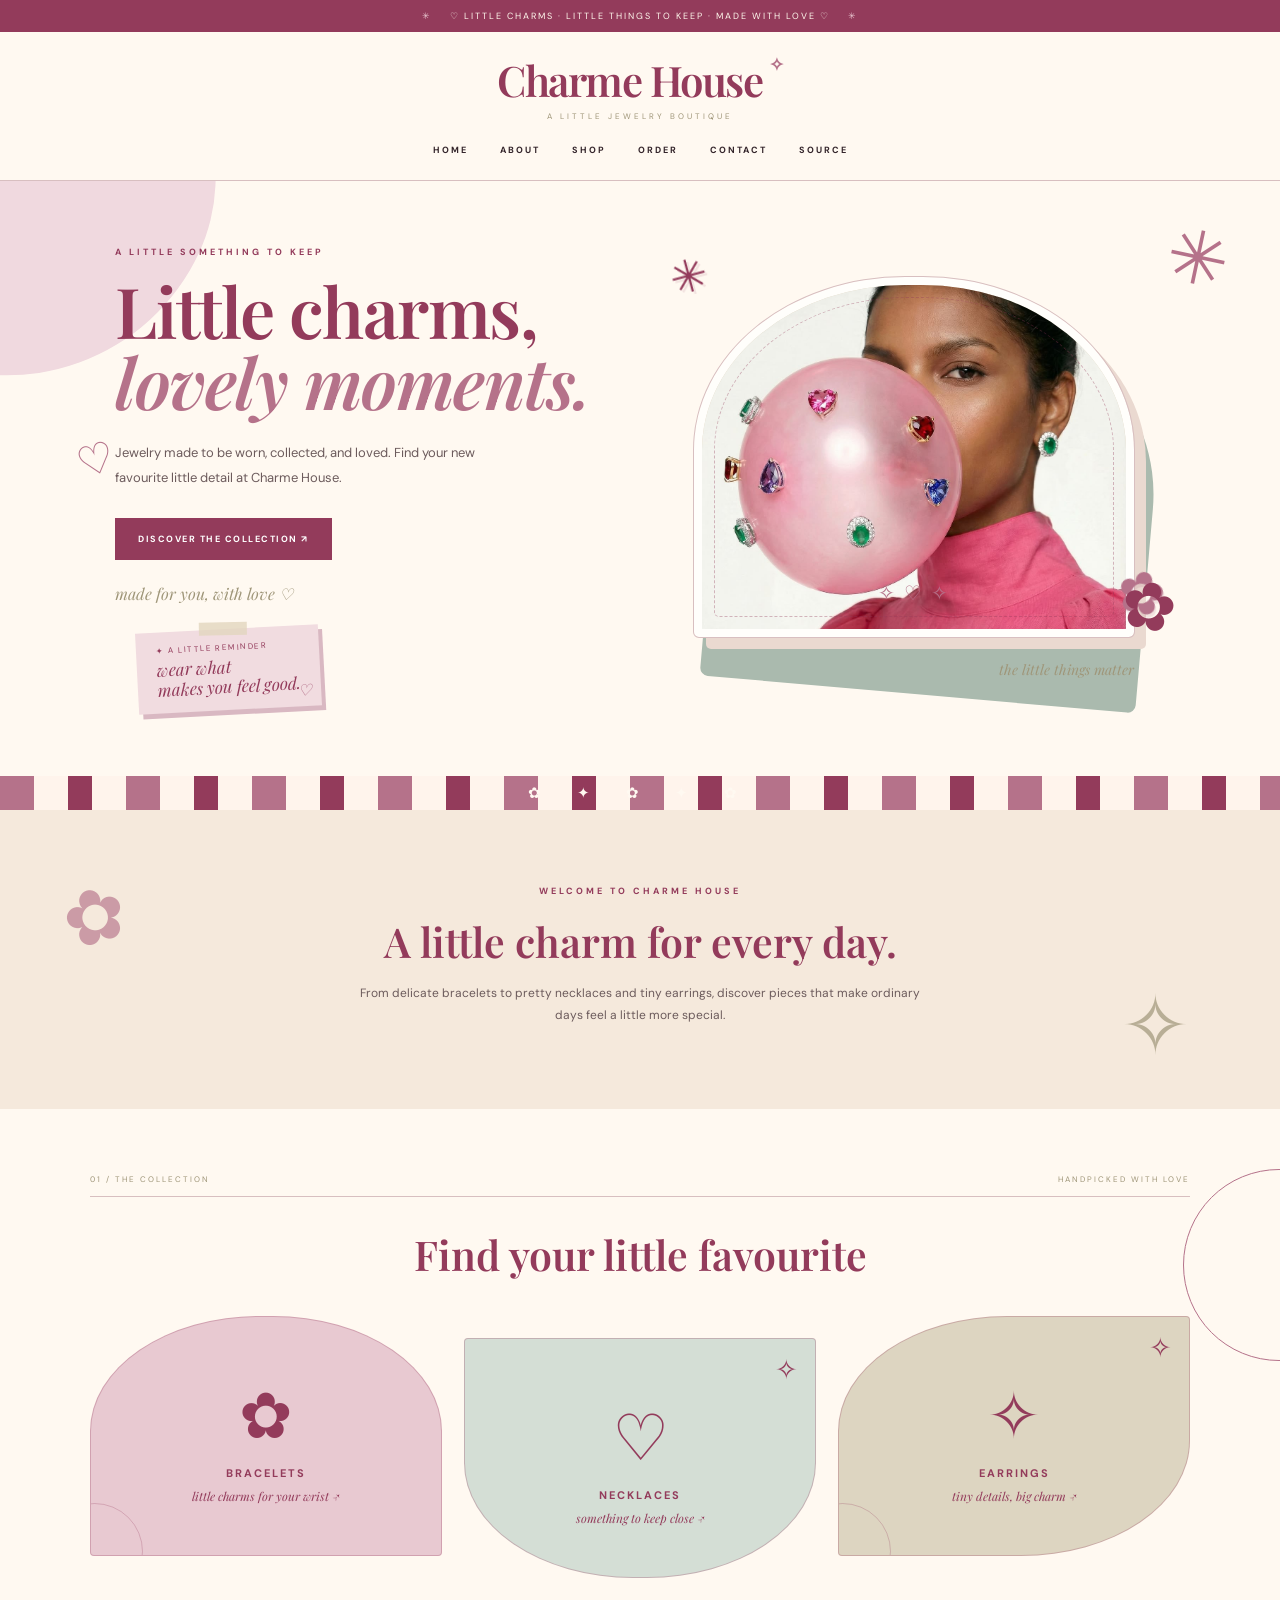
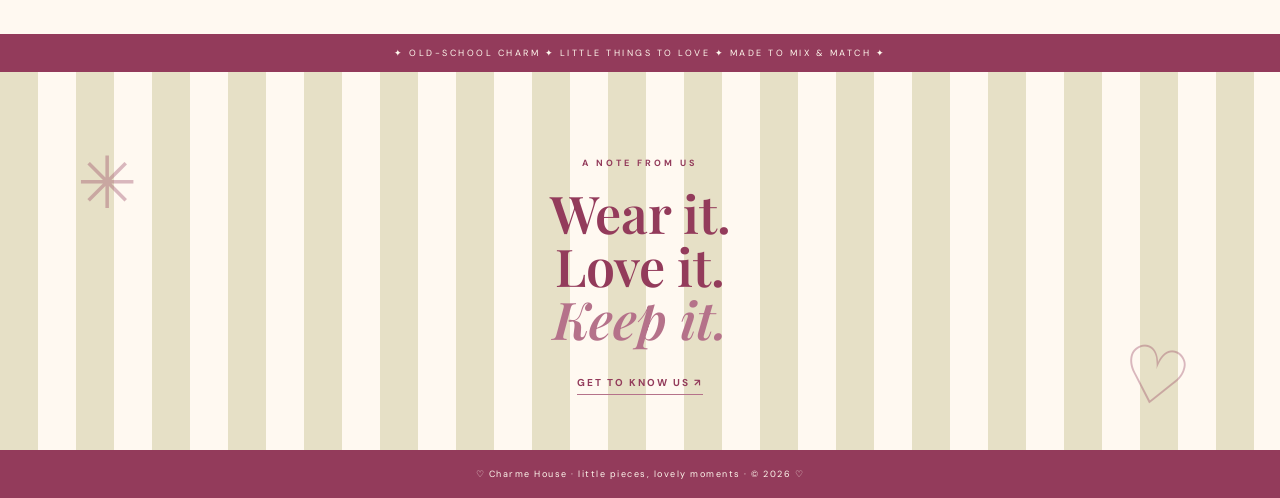
<file: index.html>
<!DOCTYPE html>
<html lang="id">
<head>
  <meta charset="UTF-8">
  <meta name="viewport" content="width=device-width, initial-scale=1.0">
  <title>Charme House — Little Things to Keep</title>
  <link rel="stylesheet" href="style.css">
</head>
<body>
  <div class="announcement">♡ LITTLE CHARMS · LITTLE THINGS TO KEEP · MADE WITH LOVE ♡</div>

  <header class="main-header">
    <a class="brand" href="home.html" target="content">Charme House</a>
    <p class="brand-note">A LITTLE JEWELRY BOUTIQUE</p>
    <nav>
      <a href="home.html" target="content">HOME</a>
      <a href="profil.html" target="content">ABOUT</a>
      <a href="products.html" target="content">SHOP</a>
      <a href="order.html" target="content">ORDER</a>
      <a href="kontak.html" target="content">CONTACT</a>
      <a href="source.html" target="content">SOURCE</a>
    </nav>
  </header>

  <main class="frame-wrap">
    <iframe src="home.html" name="content" title="Charme House pages" onload="this.style.height=this.contentDocument.documentElement.scrollHeight+'px'"></iframe>
  </main>

  <footer class="site-footer">♡ Charme House · little pieces, lovely moments · © 2026 ♡</footer>
</body>
</html>
</file>
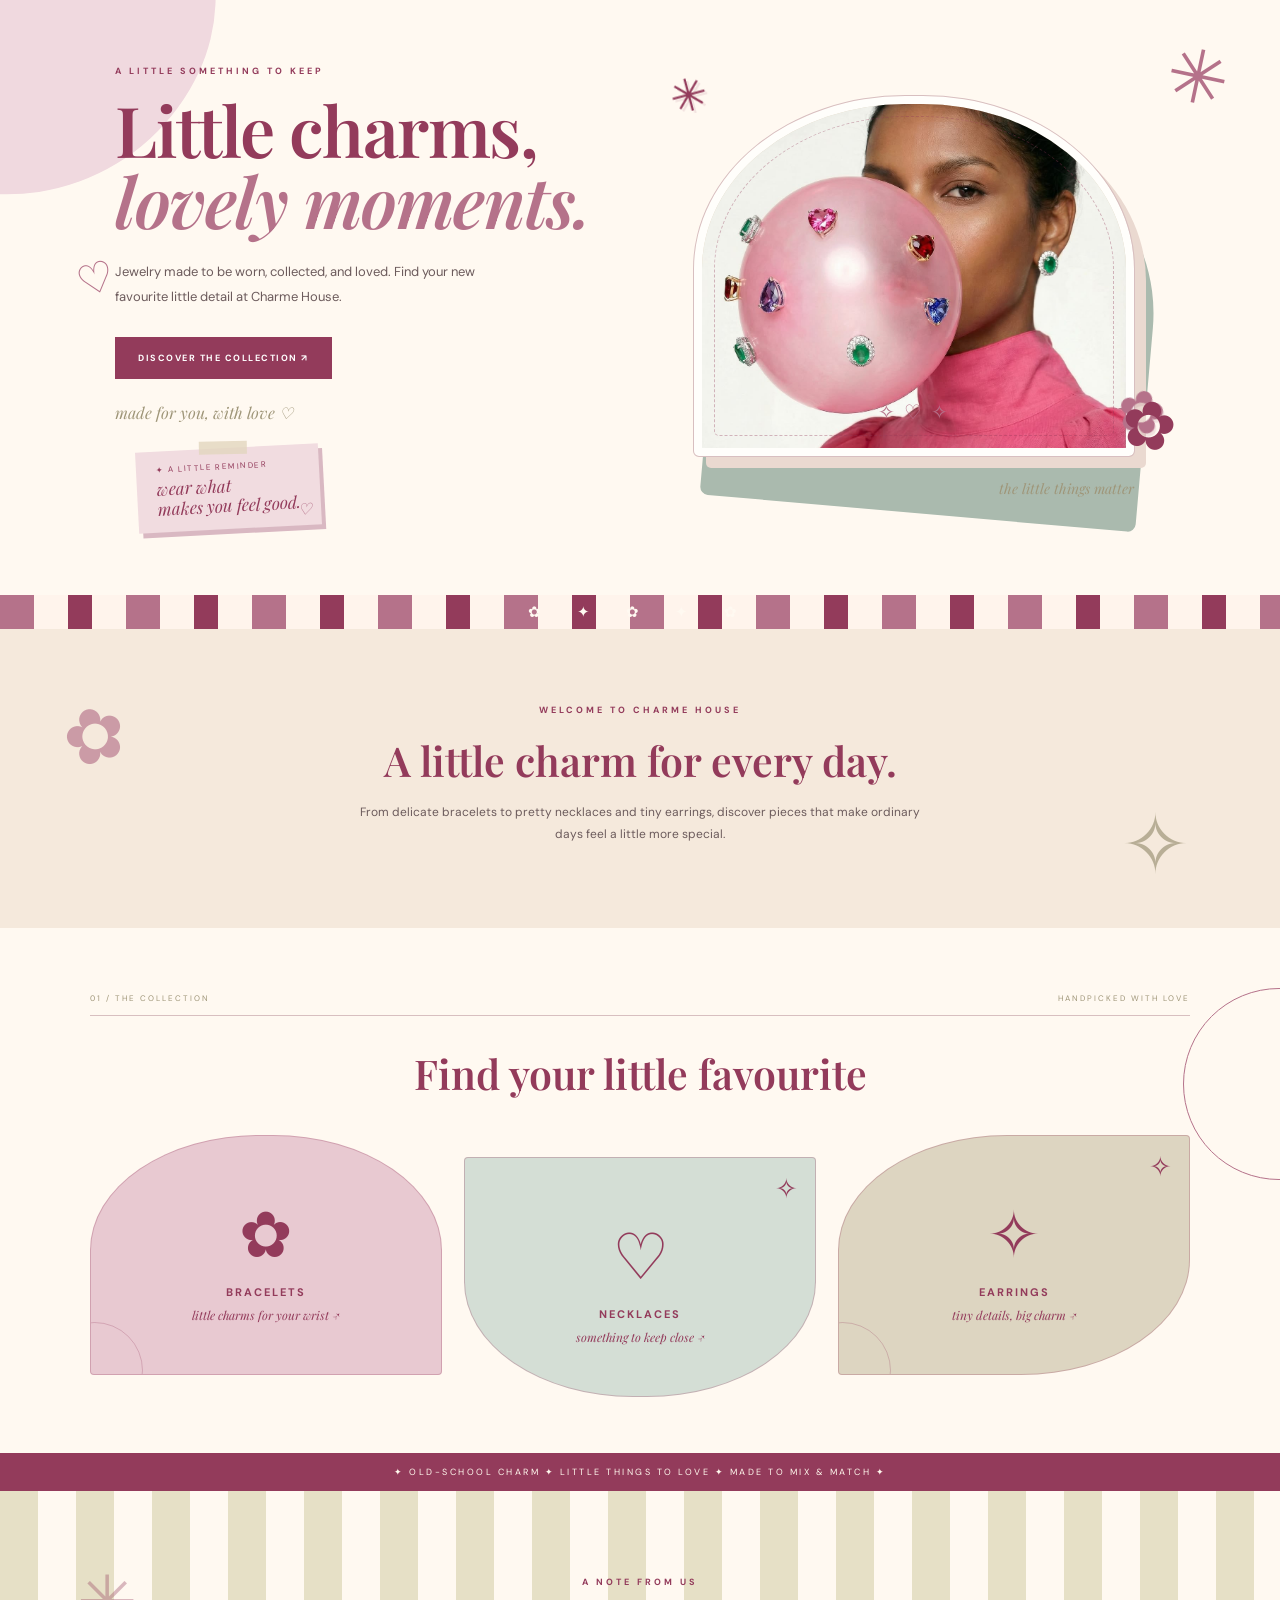
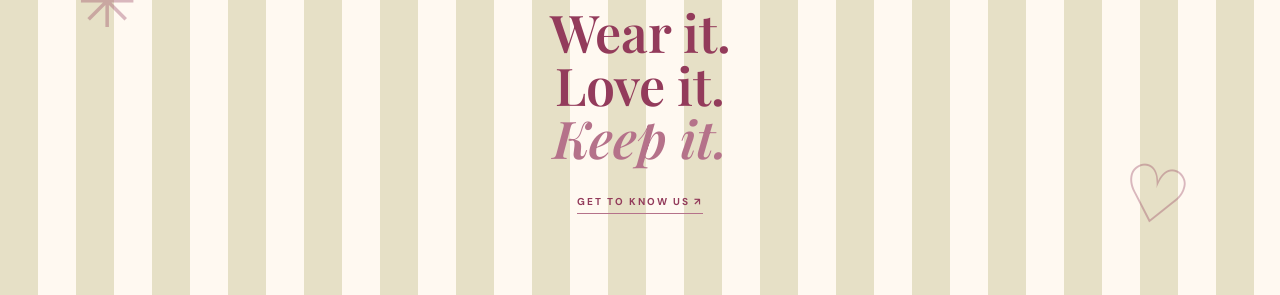
<file: home.html>
<!DOCTYPE html>
<html lang="id">
<head>
  <meta charset="UTF-8">
  <meta name="viewport" content="width=device-width, initial-scale=1.0">
  <title>Home — Charme House</title>
  <link rel="stylesheet" href="style.css">
</head>
<body>

  <div class="home-hero">
    <div class="hero-copy">
      <p class="eyebrow">A LITTLE SOMETHING TO KEEP</p>
      <h1>Little charms,<br><em>lovely moments.</em></h1>
      <p class="intro-copy">Jewelry made to be worn, collected, and loved. Find your new favourite little detail at Charme House.</p>
      <a class="pill-button" href="products.html" target="content">DISCOVER THE COLLECTION ↗</a>
      <p class="handwritten">made for you, with love ♡</p>

      <div class="hero-note">
        <span>✦ a little reminder</span>
        <b>wear what<br>makes you feel good.</b>
        <i>♡</i>
      </div>
    </div>

    <div class="hero-photo">
      <span class="sticker sticker-one">✳</span>
      <div class="photo-placeholder">
        <span class="placeholder-symbol">♡</span>
        <img src="images/home.jpeg" alt="Charme House jewelry collection">
      </div>
      <span class="sticker sticker-two">✿</span>
      <p class="photo-caption">the little things matter</p>
    </div>
  </div>

  <div class="stripe-divider"></div>

  <section class="home-intro">
    <p class="eyebrow">WELCOME TO CHARME HOUSE</p>
    <h2>A little charm for every day.</h2>
    <p>From delicate bracelets to pretty necklaces and tiny earrings, discover pieces that make ordinary days feel a little more special.</p>
  </section>

  <section class="featured">
    <div class="section-topline">
      <span>01 / THE COLLECTION</span>
      <span>HANDPICKED WITH LOVE</span>
    </div>

    <h2>Find your little favourite</h2>

    <div class="feature-grid">
      <a href="products.html#bracelets" target="content" class="feature-card feature-pink">
        <span class="feature-art">✿</span>
        <b>BRACELETS</b>
        <small>little charms for your wrist ↗</small>
      </a>

      <a href="products.html#necklaces" target="content" class="feature-card feature-green">
        <span class="feature-art">♡</span>
        <b>NECKLACES</b>
        <small>something to keep close ↗</small>
      </a>

      <a href="products.html#earrings" target="content" class="feature-card feature-olive">
        <span class="feature-art">✧</span>
        <b>EARRINGS</b>
        <small>tiny details, big charm ↗</small>
      </a>
    </div>
  </section>

  <div class="ticker">✦ OLD-SCHOOL CHARM ✦ LITTLE THINGS TO LOVE ✦ MADE TO MIX & MATCH ✦</div>

  <section class="home-bottom">
    <p class="eyebrow">A NOTE FROM US</p>
    <h2>Wear it.<br>Love it.<br><em>Keep it.</em></h2>
    <a class="text-link" href="profil.html" target="content">GET TO KNOW US ↗</a>
  </section>

</body>
</html>
</file>
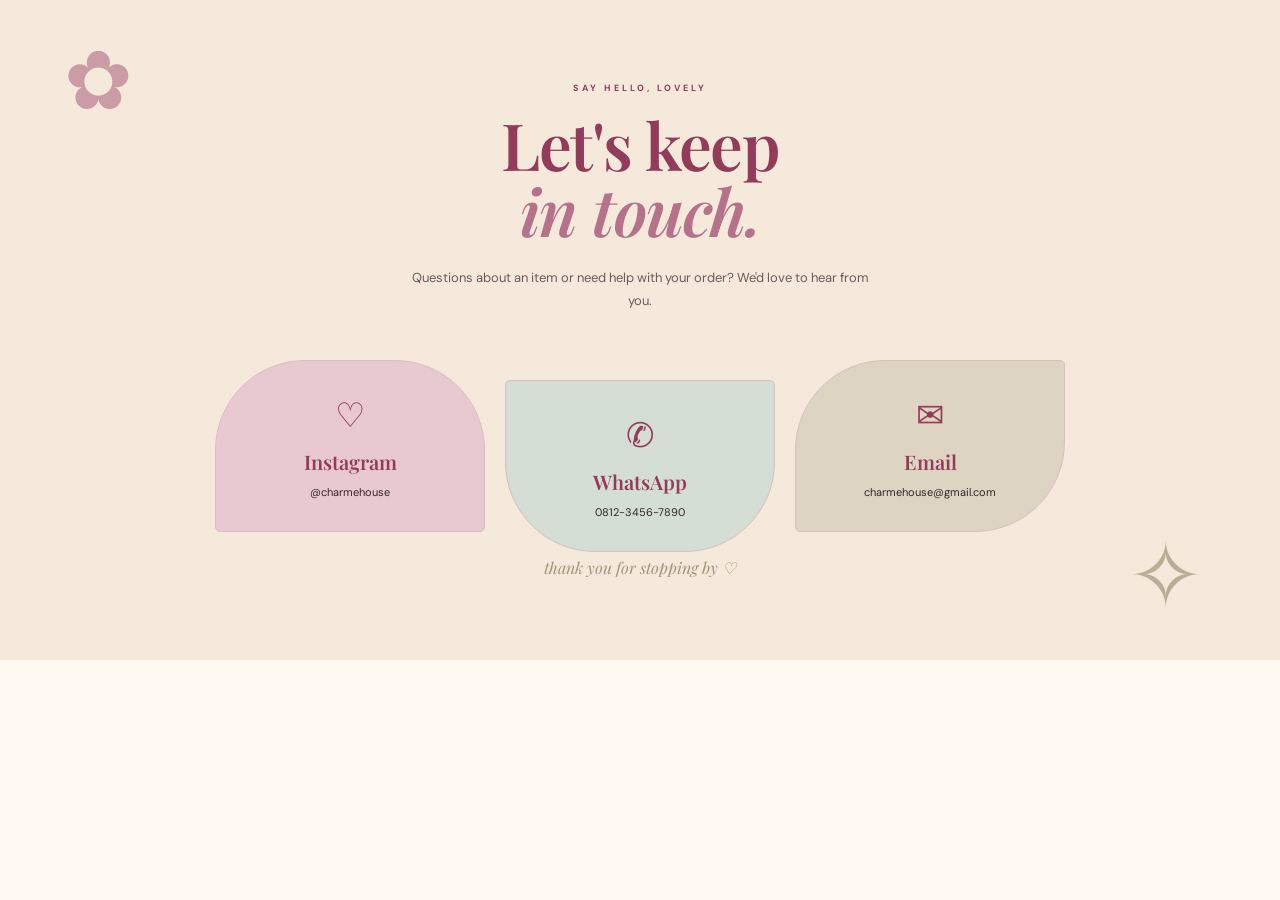
<file: kontak.html>
<!DOCTYPE html>
<html lang="id">
<head>
  <meta charset="UTF-8">
  <meta name="viewport" content="width=device-width, initial-scale=1.0">
  <title>Contact — Charme House</title>
  <link rel="stylesheet" href="style.css">
</head>
<body>

  <section class="contact-page">
    <p class="eyebrow">SAY HELLO, LOVELY</p>
    <h1>Let's keep<br><em>in touch.</em></h1>

    <p class="contact-lead">Questions about an item or need help with your order? We'd love to hear from you.</p>

    <div class="contact-cards">
      <div>
        <span>♡</span>
        <h2>Instagram</h2>
        <p>@charmehouse</p>
      </div>

      <div>
        <span>✆</span>
        <h2>WhatsApp</h2>
        <p>0812-3456-7890</p>
      </div>

      <div>
        <span>✉</span>
        <h2>Email</h2>
        <p>charmehouse@gmail.com</p>
      </div>
    </div>

    <p class="handwritten">thank you for stopping by ♡</p>
  </section>

</body>
</html>
</file>
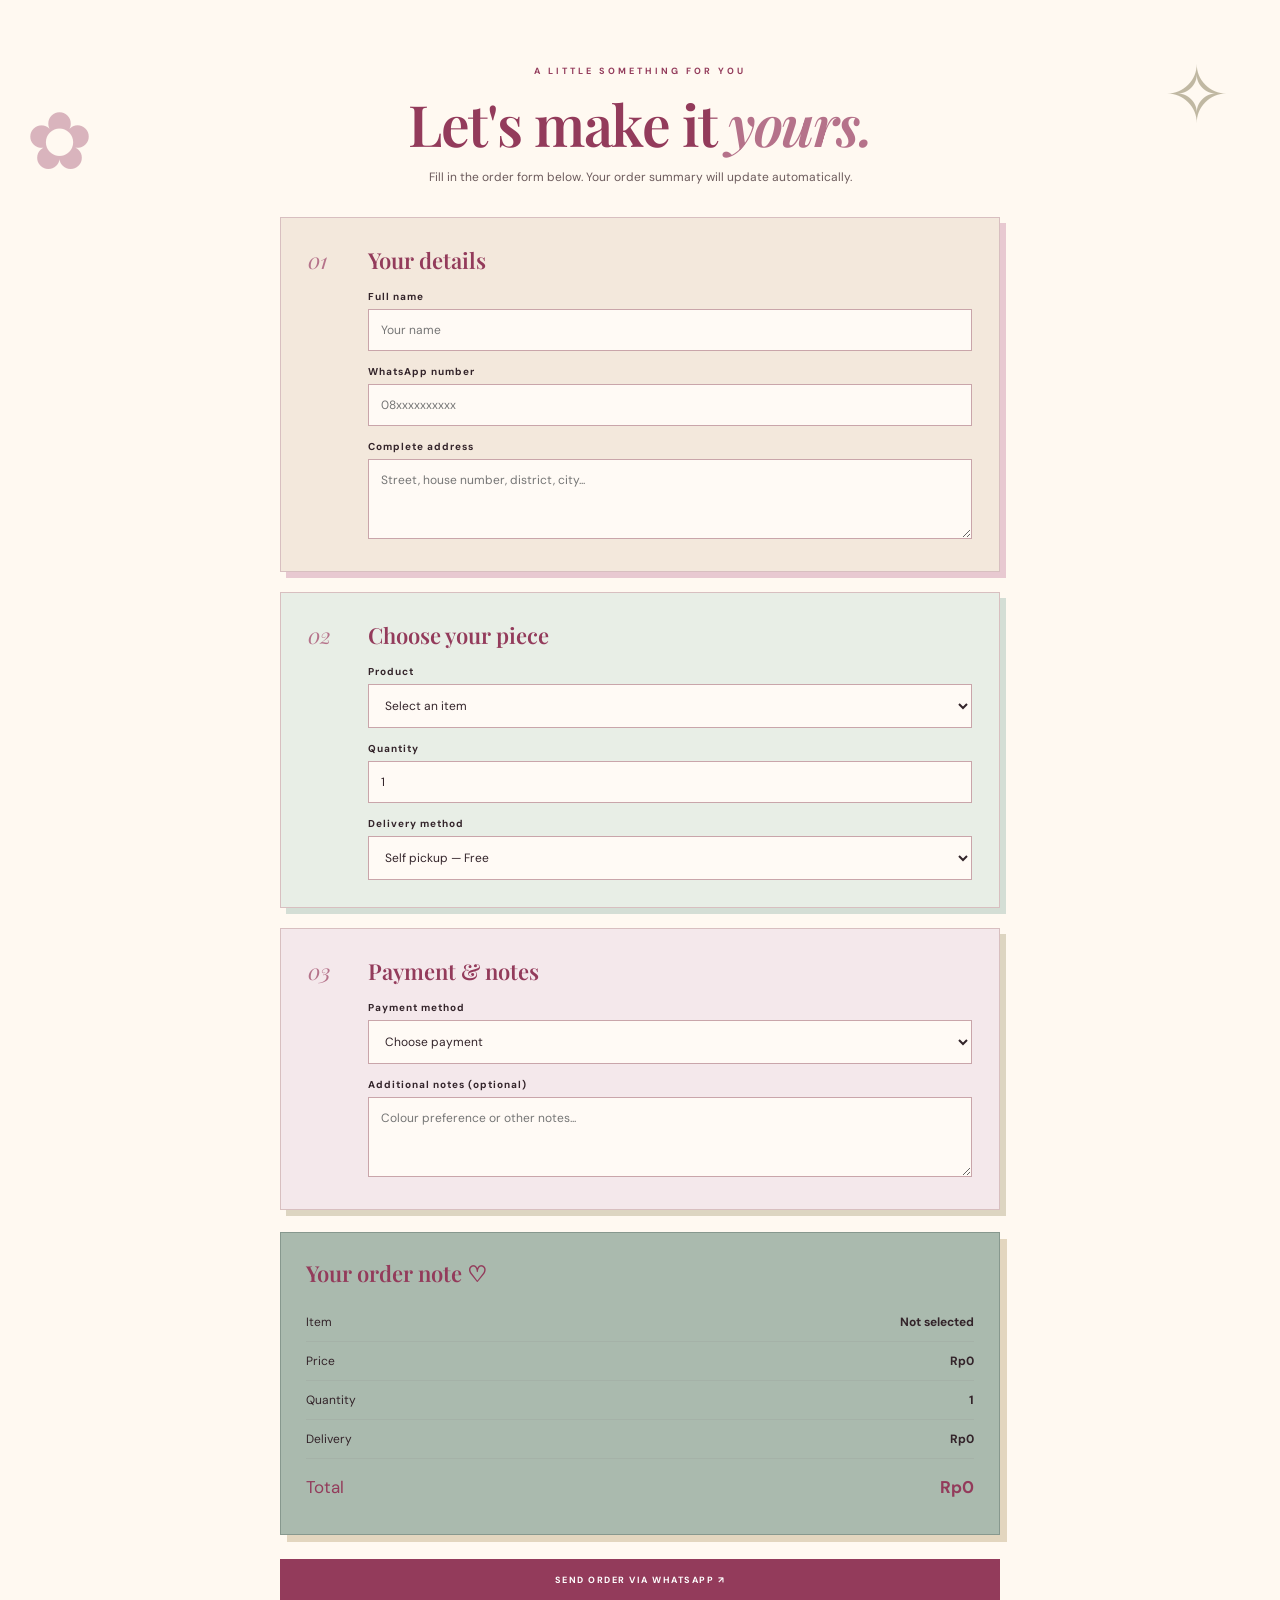
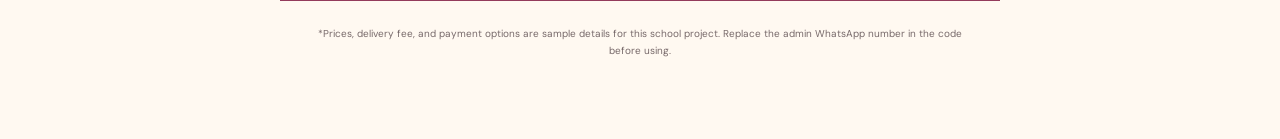
<file: order.html>
<!DOCTYPE html>
<html lang="id">
<head>
  <meta charset="UTF-8">
  <meta name="viewport" content="width=device-width, initial-scale=1.0">
  <title>Order — Charme House</title>
  <link rel="stylesheet" href="style.css">
</head>
<body>

  <section class="order-page">
    <p class="eyebrow">A LITTLE SOMETHING FOR YOU</p>
    <h1>Let's make it <em>yours.</em></h1>
    <p class="order-intro">Fill in the order form below. Your order summary will update automatically.</p>

    <form id="orderForm">

      <div class="form-section">
        <span class="form-number">01</span>
        <div class="form-content">
          <h2>Your details</h2>

          <label for="buyer">Full name</label>
          <input id="buyer" type="text" placeholder="Your name" required>

          <label for="phone">WhatsApp number</label>
          <input id="phone" type="tel" placeholder="08xxxxxxxxxx" required>

          <label for="address">Complete address</label>
          <textarea id="address" placeholder="Street, house number, district, city..." required></textarea>
        </div>
      </div>

      <div class="form-section">
        <span class="form-number">02</span>
        <div class="form-content">
          <h2>Choose your piece</h2>

          <label for="item">Product</label>
          <select id="item" required>
            <option value="" data-price="0">Select an item</option>
            <option value="Rosé Fleur Bangle" data-price="45000">Rosé Fleur Bangle — Rp45.000</option>
            <option value="Meadow Bloom Bangle" data-price="40000">Meadow Bloom Bangle — Rp40.000</option>
            <option value="Pearl Rosette Bangle" data-price="42000">Pearl Rosette Bangle — Rp42.000</option>
            <option value="Rosie Pearl Necklace" data-price="50000">Rosie Pearl Necklace — Rp50.000</option>
            <option value="Petite Charm Necklace" data-price="48000">Petite Charm Necklace — Rp48.000</option>
            <option value="Fleur Ribbon Necklace" data-price="52000">Fleur Ribbon Necklace — Rp52.000</option>
            <option value="Petal Drop Earrings" data-price="35000">Petal Drop Earrings — Rp35.000</option>
            <option value="Rosie Pearl Earrings" data-price="38000">Rosie Pearl Earrings — Rp38.000</option>
            <option value="Little Fleur Earrings" data-price="36000">Little Fleur Earrings — Rp36.000</option>
          </select>

          <label for="qty">Quantity</label>
          <input id="qty" type="number" min="1" max="20" value="1" required>

          <label for="delivery">Delivery method</label>
          <select id="delivery">
            <option value="Pickup" data-fee="0">Self pickup — Free</option>
            <option value="Delivery" data-fee="10000">Delivery — Rp10.000 (sample fee)</option>
          </select>
        </div>
      </div>

      <div class="form-section">
        <span class="form-number">03</span>
        <div class="form-content">
          <h2>Payment & notes</h2>

          <label for="payment">Payment method</label>
          <select id="payment" required>
            <option value="">Choose payment</option>
            <option>Cash</option>
            <option>Bank transfer</option>
            <option>E-wallet</option>
          </select>

          <label for="notes">Additional notes (optional)</label>
          <textarea id="notes" placeholder="Colour preference or other notes..."></textarea>
        </div>
      </div>

      <div class="order-summary">
        <h2>Your order note ♡</h2>

        <div class="sum-row">
          <span>Item</span>
          <b id="sumItem">Not selected</b>
        </div>

        <div class="sum-row">
          <span>Price</span>
          <b id="sumPrice">Rp0</b>
        </div>

        <div class="sum-row">
          <span>Quantity</span>
          <b id="sumQty">1</b>
        </div>

        <div class="sum-row">
          <span>Delivery</span>
          <b id="sumDelivery">Rp0</b>
        </div>

        <div class="sum-total">
          <span>Total</span>
          <b id="sumTotal">Rp0</b>
        </div>
      </div>

      <button class="pill-button submit-order" type="submit">
        SEND ORDER VIA WHATSAPP ↗
      </button>

    </form>

    <p class="fine-print">*Prices, delivery fee, and payment options are sample details for this school project. Replace the admin WhatsApp number in the code before using.</p>
  </section>

<script>
const item = document.getElementById('item');
const qty = document.getElementById('qty');
const delivery = document.getElementById('delivery');

const money = n => 'Rp' + Number(n).toLocaleString('id-ID');

function summary() {
  const p = Number(item.options[item.selectedIndex].dataset.price || 0);
  const q = Math.max(1, Number(qty.value) || 1);
  const d = Number(delivery.options[delivery.selectedIndex].dataset.fee || 0);
  const t = p * q + d;

  document.getElementById('sumItem').textContent = item.value || 'Not selected';
  document.getElementById('sumPrice').textContent = money(p);
  document.getElementById('sumQty').textContent = q;
  document.getElementById('sumDelivery').textContent = money(d);
  document.getElementById('sumTotal').textContent = money(t);

  return {p, q, d, t};
}

[item, qty, delivery].forEach(x => x.addEventListener('change', summary));
qty.addEventListener('input', summary);

summary();

document.getElementById('orderForm').addEventListener('submit', e => {
  e.preventDefault();

  if (!item.value) {
    alert('Please select a product.');
    return;
  }

  const s = summary();

  const msg = `CHARME HOUSE ORDER ♡
Name: ${buyer.value}
WhatsApp: ${phone.value}
Address: ${document.getElementById('address').value}
Product: ${item.value}
Price: ${money(s.p)}
Quantity: ${s.q}
Delivery: ${delivery.value} (${money(s.d)})
Payment: ${payment.value}
Total: ${money(s.t)}
Notes: ${notes.value || '-'}`;

  const admin = '6281234567890';

  window.open(
    'https://wa.me/' + admin + '?text=' + encodeURIComponent(msg),
    '_blank'
  );
});
</script>

</body>
</html>
</file>
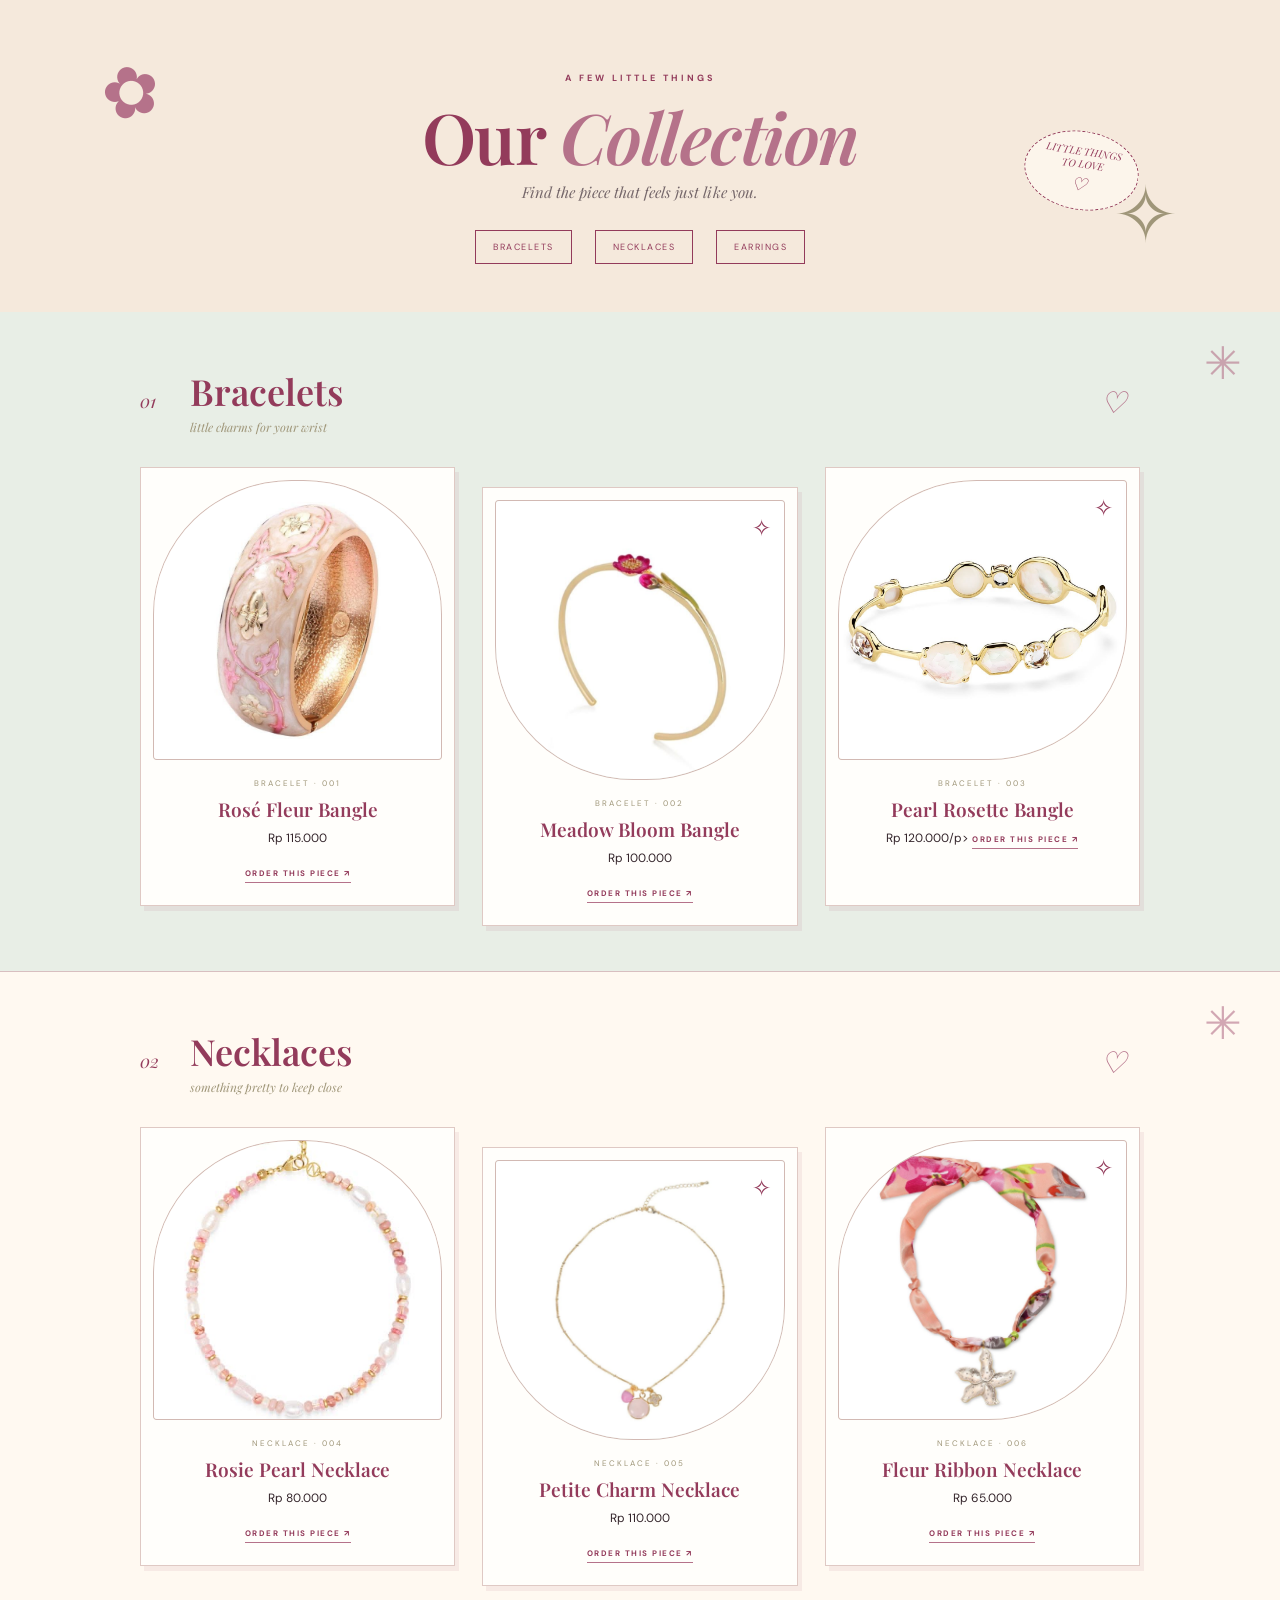
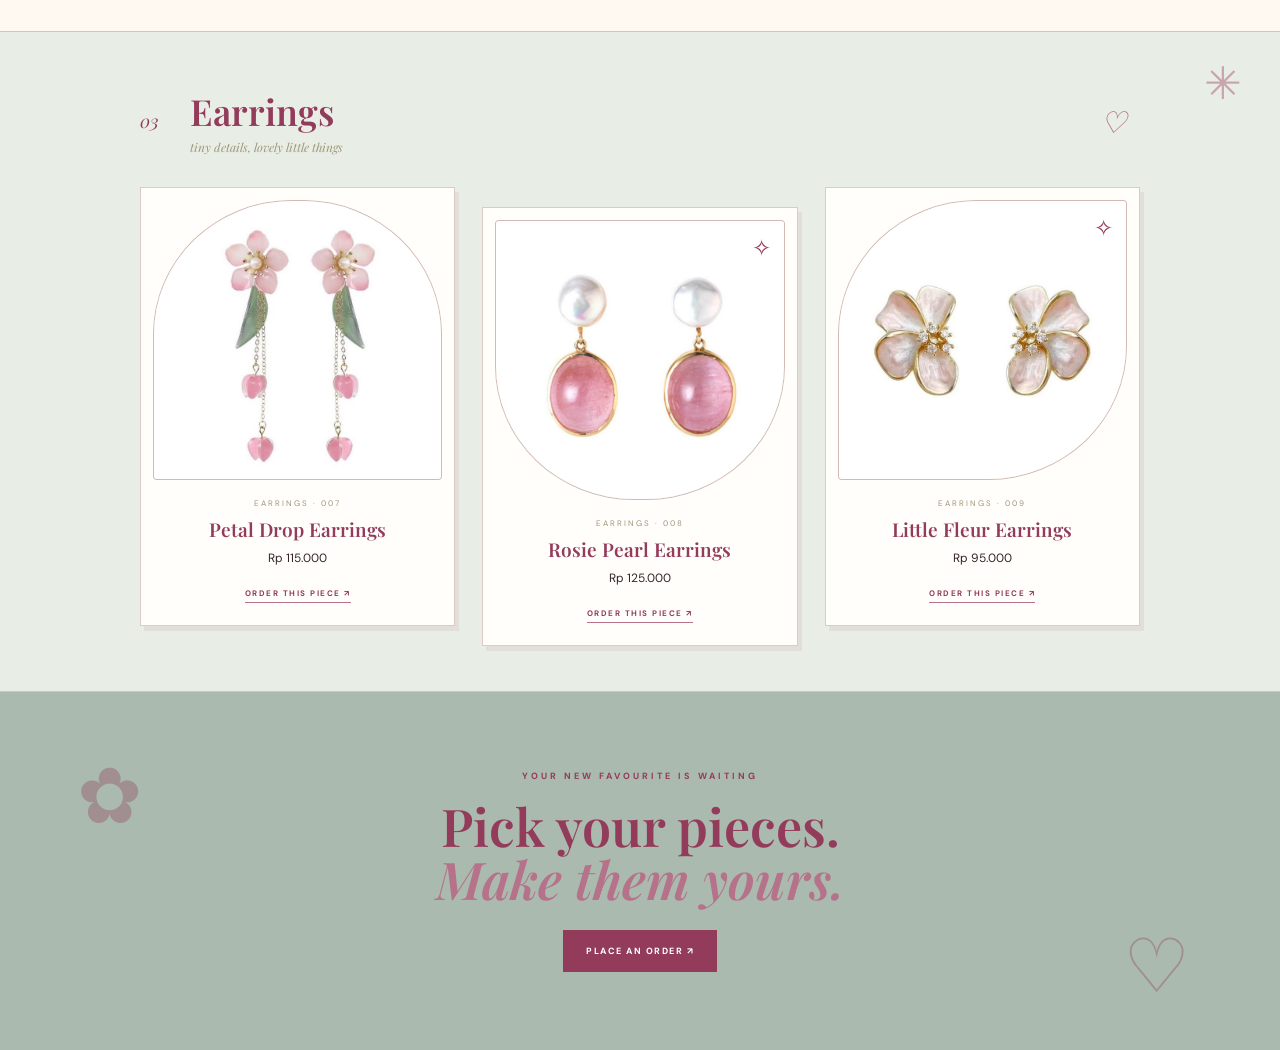
<file: products.html>
<!DOCTYPE html>
<html lang="id">
<head>
  <meta charset="UTF-8">
  <meta name="viewport" content="width=device-width, initial-scale=1.0">
  <title>Shop — Charme House</title>
  <link rel="stylesheet" href="style.css">
</head>
<body>

  <section class="shop-heading">
    <p class="eyebrow">A FEW LITTLE THINGS</p>
    <h1>Our <em>Collection</em></h1>
    <p>Find the piece that feels just like you.</p>

    <div class="shop-stamp">LITTLE THINGS<br>TO LOVE <span>♡</span></div>

    <div class="shop-links">
      <a href="#bracelets">BRACELETS</a>
      <a href="#necklaces">NECKLACES</a>
      <a href="#earrings">EARRINGS</a>
    </div>
  </section>

  <!-- BRACELETS -->
  <section class="shop-category" id="bracelets">
    <div class="category-heading">
      <span>01</span>
      <div>
        <h2>Bracelets</h2>
        <p>little charms for your wrist</p>
      </div>
      <span>♡</span>
    </div>

    <div class="product-grid">

      <article class="product-card">
        <div class="product-photo">
          <img src="images/rose fleur.jpeg" alt="Rosé Fleur Bangle" onerror="this.style.display='none';this.nextElementSibling.style.display='flex'">
          <div class="photo-fallback">ADD PHOTO<br><small>rose-fleur-bangle.jpg</small></div>
        </div>
        <p class="product-type">BRACELET · 001</p>
        <h3>Rosé Fleur Bangle</h3>
        <p class="price">Rp 115.000</p>
        <a href="order.html" target="content" class="order-link">ORDER THIS PIECE ↗</a>
      </article>

      <article class="product-card">
        <div class="product-photo">
          <img src="images/meadow bloom.jpeg" alt="Meadow Bloom Bangle" onerror="this.style.display='none';this.nextElementSibling.style.display='flex'">
          <div class="photo-fallback">ADD PHOTO<br><small>meadow-bloom-bangle.jpg</small></div>
        </div>
        <p class="product-type">BRACELET · 002</p>
        <h3>Meadow Bloom Bangle</h3>
        <p class="price">Rp 100.000</p>
        <a href="order.html" target="content" class="order-link">ORDER THIS PIECE ↗</a>
      </article>

      <article class="product-card">
        <div class="product-photo">
          <img src="images/pearl rosette.jpeg" alt="Pearl Rosette Bangle" onerror="this.style.display='none';this.nextElementSibling.style.display='flex'">
          <div class="photo-fallback">ADD PHOTO<br><small>pearl-rosette-bangle.jpg</small></div>
        </div>
        <p class="product-type">BRACELET · 003</p>
        <h3>Pearl Rosette Bangle</h3>
        <p class="price">Rp 120.000/p>
        <a href="order.html" target="content" class="order-link">ORDER THIS PIECE ↗</a>
      </article>

    </div>
  </section>

  <!-- NECKLACES -->
  <section class="shop-category" id="necklaces">
    <div class="category-heading">
      <span>02</span>
      <div>
        <h2>Necklaces</h2>
        <p>something pretty to keep close</p>
      </div>
      <span>♡</span>
    </div>

    <div class="product-grid">

      <article class="product-card">
        <div class="product-photo">
          <img src="images/rosie pearl.jpeg" alt="Rosie Pearl Necklace" onerror="this.style.display='none';this.nextElementSibling.style.display='flex'">
          <div class="photo-fallback">ADD PHOTO<br><small>rosie-pearl-necklace.jpg</small></div>
        </div>
        <p class="product-type">NECKLACE · 004</p>
        <h3>Rosie Pearl Necklace</h3>
        <p class="price">Rp 80.000</p>
        <a href="order.html" target="content" class="order-link">ORDER THIS PIECE ↗</a>
      </article>

      <article class="product-card">
        <div class="product-photo">
          <img src="images/petite charm.jpeg" alt="Petite Charm Necklace" onerror="this.style.display='none';this.nextElementSibling.style.display='flex'">
          <div class="photo-fallback">ADD PHOTO<br><small>petite-charm-necklace.jpg</small></div>
        </div>
        <p class="product-type">NECKLACE · 005</p>
        <h3>Petite Charm Necklace</h3>
        <p class="price">Rp 110.000</p>
        <a href="order.html" target="content" class="order-link">ORDER THIS PIECE ↗</a>
      </article>

      <article class="product-card">
        <div class="product-photo">
          <img src="images/pearl ribbon.jpeg" alt="Fleur Ribbon Necklace" onerror="this.style.display='none';this.nextElementSibling.style.display='flex'">
          <div class="photo-fallback">ADD PHOTO<br><small>fleur-ribbon-necklace.jpg</small></div>
        </div>
        <p class="product-type">NECKLACE · 006</p>
        <h3>Fleur Ribbon Necklace</h3>
        <p class="price">Rp 65.000</p>
        <a href="order.html" target="content" class="order-link">ORDER THIS PIECE ↗</a>
      </article>

    </div>
  </section>

  <!-- EARRINGS -->
  <section class="shop-category" id="earrings">
    <div class="category-heading">
      <span>03</span>
      <div>
        <h2>Earrings</h2>
        <p>tiny details, lovely little things</p>
      </div>
      <span>♡</span>
    </div>

    <div class="product-grid">

      <article class="product-card">
        <div class="product-photo">
          <img src="images/petal drop.jpeg" alt="Petal Drop Earrings" onerror="this.style.display='none';this.nextElementSibling.style.display='flex'">
          <div class="photo-fallback">ADD PHOTO<br><small>petal-drop-earrings.jpg</small></div>
        </div>
        <p class="product-type">EARRINGS · 007</p>
        <h3>Petal Drop Earrings</h3>
        <p class="price">Rp 115.000</p>
        <a href="order.html" target="content" class="order-link">ORDER THIS PIECE ↗</a>
      </article>

      <article class="product-card">
        <div class="product-photo">
          <img src="images/rosie pearl ear.jpeg" alt="Rosie Pearl Earrings" onerror="this.style.display='none';this.nextElementSibling.style.display='flex'">
          <div class="photo-fallback">ADD PHOTO<br><small>rosie-pearl-earrings.jpg</small></div>
        </div>
        <p class="product-type">EARRINGS · 008</p>
        <h3>Rosie Pearl Earrings</h3>
        <p class="price">Rp 125.000</p>
        <a href="order.html" target="content" class="order-link">ORDER THIS PIECE ↗</a>
      </article>

      <article class="product-card">
        <div class="product-photo">
          <img src="images/little fleur.jpeg" alt="Little Fleur Earrings" onerror="this.style.display='none';this.nextElementSibling.style.display='flex'">
          <div class="photo-fallback">ADD PHOTO<br><small>little-fleur-earrings.jpg</small></div>
        </div>
        <p class="product-type">EARRINGS · 009</p>
        <h3>Little Fleur Earrings</h3>
        <p class="price">Rp 95.000</p>
        <a href="order.html" target="content" class="order-link">ORDER THIS PIECE ↗</a>
      </article>

    </div>
  </section>

  <section class="shop-end">
    <p class="eyebrow">YOUR NEW FAVOURITE IS WAITING</p>
    <h2>Pick your pieces.<br><em>Make them yours.</em></h2>
    <a class="pill-button" href="order.html" target="content">PLACE AN ORDER ↗</a>
  </section>

</body>
</html>
</file>
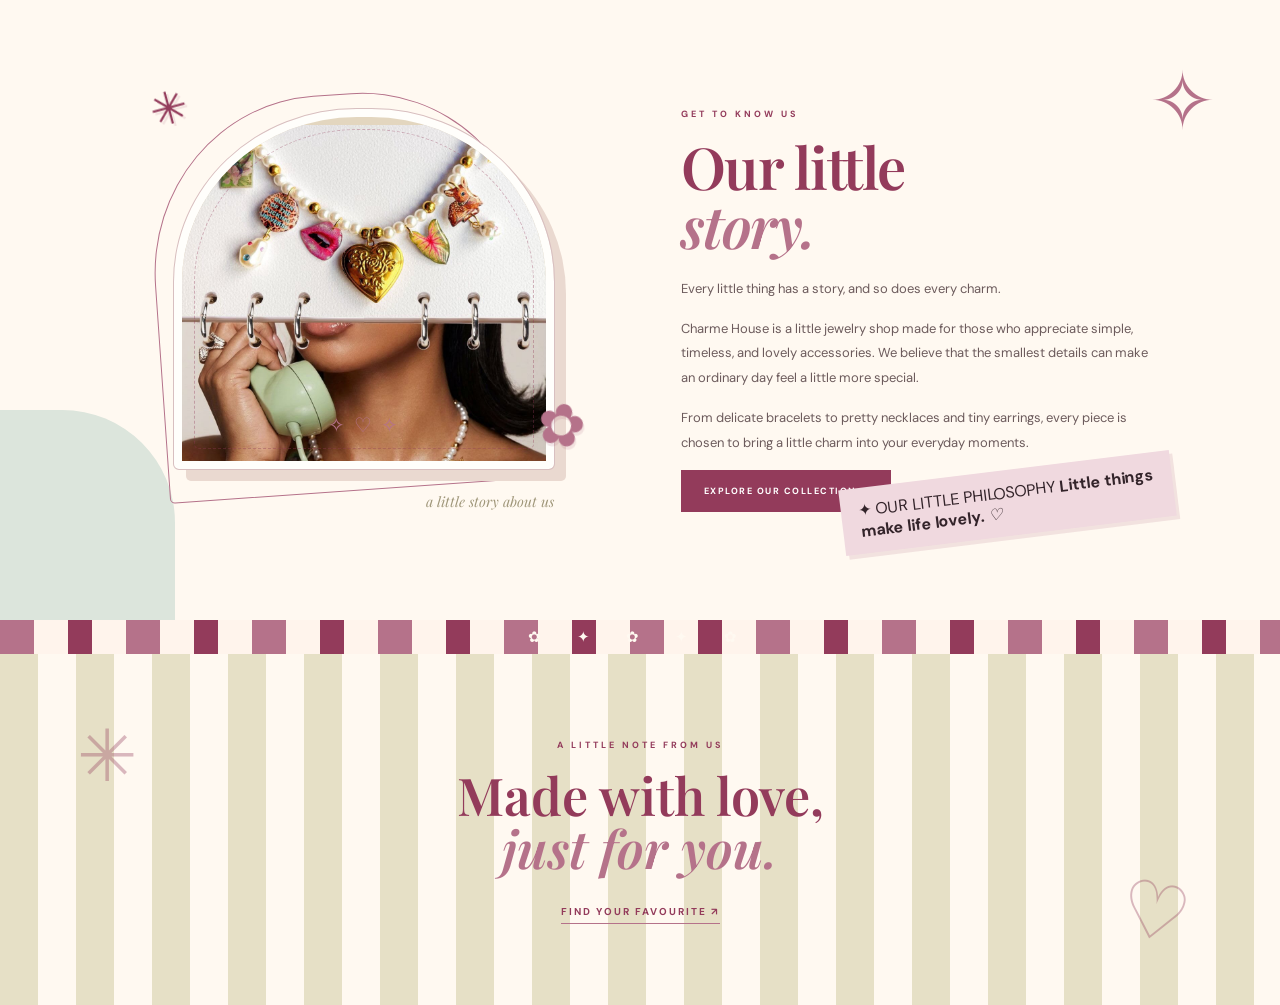
<file: profil.html>
<!DOCTYPE html>
<html lang="id">
<head>
  <meta charset="UTF-8">
  <meta name="viewport" content="width=device-width, initial-scale=1.0">
  <title>About — Charme House</title>
  <link rel="stylesheet" href="style.css">
</head>
<body>

  <section class="about-layout">

    <div class="about-image">
      <span class="sticker sticker-one">✳</span>
      <div class="photo-placeholder">
        <span class="placeholder-symbol">♡</span>
        <img src="images/about.jpeg" alt="About Charme House">
      </div>
      <span class="sticker sticker-two">✿</span>
      <p class="photo-caption">a little story about us</p>
    </div>

    <div class="about-copy">
      <p class="eyebrow">GET TO KNOW US</p>

      <h1>Our little<br><em>story.</em></h1>

      <p class="intro-copy">
        Every little thing has a story, and so does every charm.
      </p>

      <p>
        Charme House is a little jewelry shop made for those
        who appreciate simple, timeless, and lovely accessories.
        We believe that the smallest details can make an ordinary
        day feel a little more special.
      </p>

      <p>
        From delicate bracelets to pretty necklaces and tiny
        earrings, every piece is chosen to bring a little charm
        into your everyday moments.
      </p>

      <div class="about-note">
        <span>✦ OUR LITTLE PHILOSOPHY</span>
        <b>Little things<br>make life lovely.</b>
        <i>♡</i>
      </div>

      <a class="pill-button" href="products.html" target="content">
        EXPLORE OUR COLLECTION ↗
      </a>
    </div>

  </section>

  <div class="stripe-divider"></div>

  <section class="home-bottom">
    <p class="eyebrow">A LITTLE NOTE FROM US</p>
    <h2>Made with love,<br><em>just for you.</em></h2>
    <a class="text-link" href="products.html" target="content">
      FIND YOUR FAVOURITE ↗
    </a>
  </section>

</body>
</html>
</file>
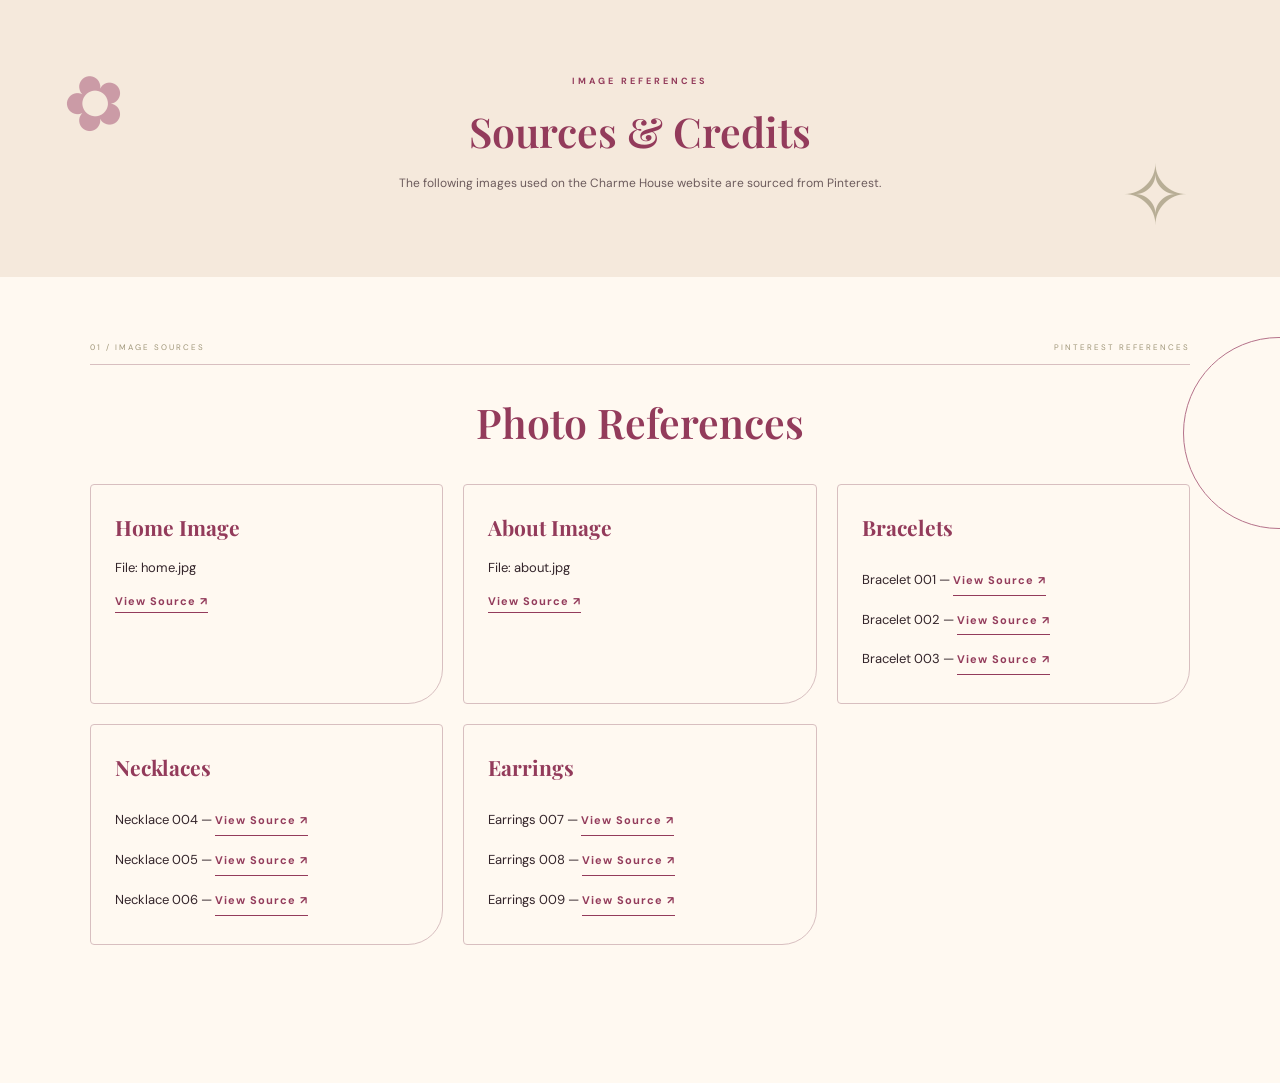
<file: source.html>
<!DOCTYPE html>
<html lang="id">
<head>
  <meta charset="UTF-8">
  <meta name="viewport" content="width=device-width, initial-scale=1.0">
  <title>Sources — Charme House</title>
  <link rel="stylesheet" href="style.css">
</head>
<body>

  <section class="home-intro">
    <p class="eyebrow">IMAGE REFERENCES</p>
    <h2>Sources & Credits</h2>
    <p>
The following images used on the Charme House website
      are sourced from Pinterest.
    </p>
  </section>

  <section class="featured">
    <div class="section-topline">
      <span>01 / IMAGE SOURCES</span>
      <span>PINTEREST REFERENCES</span>
    </div>

    <h2>Photo References</h2>

    <div class="source-list">

      <div class="source-item">
        <b>Home Image</b>
        <p>File: home.jpg</p>
        <a href="https://pin.it/zG0hdoM52" target="_blank">View Source ↗</a>
      </div>

      <div class="source-item">
        <b>About Image</b>
        <p>File: about.jpg</p>
        <a href="https://pin.it/6HQ0ZhLUH" target="_blank">View Source ↗</a>
      </div>

      <div class="source-item">
        <b>Bracelets</b>
        <p>Bracelet 001 — <a href="https://pin.it/5FYCHXvBB" target="_blank">View Source ↗</a></p>
        <p>Bracelet 002 — <a href="https://pin.it/3xe2Cohs5" target="_blank">View Source ↗</a></p>
        <p>Bracelet 003 — <a href="https://pin.it/2Ua1AiY2A" target="_blank">View Source ↗</a></p>
      </div>

      <div class="source-item">
        <b>Necklaces</b>
        <p>Necklace 004 — <a href="https://pin.it/2QJ9zLSSE" target="_blank">View Source ↗</a></p>
        <p>Necklace 005 — <a href="https://pin.it/5Yf4GZQLi" target="_blank">View Source ↗</a></p>
        <p>Necklace 006 — <a href="https://pin.it/3HbIe9Fyf" target="_blank">View Source ↗</a></p>
      </div>

      <div class="source-item">
        <b>Earrings</b>
        <p>Earrings 007 — <a href="https://pin.it/78oSuSUSC" target="_blank">View Source ↗</a></p>
        <p>Earrings 008 — <a href="https://pin.it/6QuUGcvqR" target="_blank">View Source ↗</a></p>
        <p>Earrings 009 — <a href="https://pin.it/2UgmZtfEt" target="_blank">View Source ↗</a></p>
      </div>

    </div>
  </section>

</body>
</html>
</file>
<file: style.css>
@import url('https://fonts.googleapis.com/css2?family=DM+Sans:wght@400;500;600;700&family=Playfair+Display:ital,wght@0,400;0,500;0,600;0,700;1,400;1,500&display=swap');

:root{--amaranth:#933B5B;--pink:#B5728A;--pink-soft:#F0D9DF;--green:#AABAAE;--green-soft:#DCE5DC;--chalk:#E3D6BF;--olive:#9F9679;--cream:#FFF9F1;--ink:#33242A;--line:#D8BFC0;--white:#FFFEFB}
*{box-sizing:border-box;margin:0;padding:0}
html{scroll-behavior:smooth}
body{background:var(--cream);color:var(--ink);font-family:'DM Sans',Arial,sans-serif;overflow-x:hidden}
a{color:inherit}
img{max-width:100%}
.announcement{background:var(--amaranth);color:#fff8ed;text-align:center;padding:10px 8px;font-size:9px;letter-spacing:2px;position:relative;overflow:hidden}
.announcement:before,.announcement:after{content:'✳';color:#E9C7D0;margin:0 18px}
.main-header{text-align:center;padding:20px 15px 17px;background:var(--cream);border-bottom:1px solid var(--line);position:relative;z-index:5}
.brand{font:600 42px 'Playfair Display',Georgia,serif;color:var(--amaranth);text-decoration:none;letter-spacing:-1.5px}
.brand:after{content:'✧';display:inline-block;font-size:18px;color:var(--pink);vertical-align:top;margin-left:7px}
.brand-note{font-size:8px;letter-spacing:3px;margin:3px 0 16px;color:var(--olive)}
nav{display:flex;justify-content:center;gap:32px;flex-wrap:wrap}
nav a{font-size:9px;font-weight:700;letter-spacing:2px;text-decoration:none;color:var(--ink);padding:7px 0;position:relative}
nav a:after{content:'';position:absolute;left:0;bottom:0;width:0;height:1px;background:var(--amaranth);transition:.3s}
nav a:hover{color:var(--amaranth)}nav a:hover:after{width:100%}
.frame-wrap{position:relative}
.frame-wrap iframe{display:block;width:100%;min-height:700px;height:1200px;border:0;background:var(--cream)}
.site-footer{background:var(--amaranth);color:#fff8ed;text-align:center;padding:18px;font-size:9px;letter-spacing:1.5px}
.eyebrow{font-size:9px;font-weight:700;letter-spacing:3px;color:var(--amaranth);margin-bottom:17px}
h1,h2,h3{font-family:'Playfair Display',Georgia,serif;font-weight:500}
h1 em,h2 em{font-style:italic;color:var(--pink)}
.pill-button{display:inline-block;background:var(--amaranth);color:white;border:1px solid var(--amaranth);padding:14px 22px;text-decoration:none;font:700 9px 'DM Sans',Arial,sans-serif;letter-spacing:1.5px;cursor:pointer;transition:.25s}
.pill-button:hover{background:var(--pink);border-color:var(--pink);transform:translateY(-3px);box-shadow:5px 5px 0 var(--chalk)}
.handwritten{font:italic 16px 'Playfair Display',Georgia,serif;color:var(--olive);margin-top:23px}

/* HOME — collage hero */
.home-hero{min-height:590px;display:grid;grid-template-columns:1fr 1fr;align-items:center;gap:48px;padding:65px 9%;background:var(--cream);position:relative;isolation:isolate;overflow:hidden}
.home-hero:before{content:'';position:absolute;width:390px;height:390px;left:-180px;top:-190px;background:var(--pink-soft);border-radius:48% 52% 62% 38%;transform:rotate(25deg);z-index:-1}
.home-hero:after{content:'✳';position:absolute;right:4%;top:5%;font-size:74px;color:var(--pink);transform:rotate(12deg);animation:slowSpin 24s linear infinite;pointer-events:none}
.hero-copy{position:relative;z-index:2;max-width:520px}
.hero-copy:before{content:'♡';position:absolute;left:-38px;top:40%;font-size:42px;color:var(--pink);transform:rotate(-17deg)}
.hero-copy h1,.about-copy h1,.shop-heading h1,.order-page h1,.contact-page h1{font:600 clamp(43px,6vw,70px)/1.02 'Playfair Display',Georgia,serif;color:var(--amaranth);margin-bottom:22px;letter-spacing:-1.5px}
.intro-copy{font-size:13px;line-height:1.95;max-width:410px;color:#6c5b5c;margin-bottom:26px}
.hero-copy .pill-button{margin-top:2px}
.hero-note{display:inline-flex;flex-direction:column;gap:5px;position:relative;margin:25px 0 0 22px;padding:13px 20px 14px;background:#F1DCE0;box-shadow:4px 5px 0 #D9B8C2;transform:rotate(-3deg);color:var(--amaranth)}
.hero-note:before{content:"";position:absolute;width:48px;height:13px;background:rgba(227,214,191,.8);top:-7px;left:35%;transform:rotate(2deg)}
.hero-note span{font-size:8px;letter-spacing:1.5px;text-transform:uppercase}.hero-note b{font:italic 17px/1.15 'Playfair Display',serif}.hero-note i{position:absolute;right:9px;bottom:5px;font-size:16px;color:var(--pink)}
.hero-photo{position:relative;max-width:440px;width:100%;margin:auto;isolation:isolate}
.hero-photo:before{content:'';position:absolute;inset:24px -19px -16px 22px;background:var(--green);border-radius:48% 48% 8px 8px;transform:rotate(5deg);z-index:-1}
.hero-photo:after{content:'✿';position:absolute;right:-42px;bottom:30px;font-size:66px;color:var(--amaranth);transform:rotate(12deg);z-index:3}
.photo-placeholder{height:360px;background:var(--chalk);border:8px solid var(--white);outline:1px solid var(--line);display:flex;flex-direction:column;align-items:center;justify-content:center;gap:10px;color:var(--amaranth);font-size:9px;letter-spacing:2px;text-align:center;box-shadow:12px 12px 0 #ead9d0;position:relative;overflow:hidden;border-radius:48% 48% 5px 5px}
.photo-placeholder:before{content:'';position:absolute;inset:12px;border:1px dashed rgba(147,59,91,.35);border-radius:inherit;pointer-events:none}
.photo-placeholder:after{content:'✧  ♡  ✧';position:absolute;bottom:23px;left:0;right:0;font-size:20px;color:var(--pink)}
.placeholder-symbol{font:88px 'Playfair Display',serif;color:var(--pink);position:relative;z-index:1}
.photo-placeholder>span:not(.placeholder-symbol),.photo-placeholder small{position:relative;z-index:1}
.photo-placeholder small{font-size:8px;color:#77696a;letter-spacing:1px}
.sticker{position:absolute;z-index:3;color:var(--amaranth);font-size:45px;filter:drop-shadow(2px 3px 0 rgba(147,59,91,.12))}
.sticker-one{top:-30px;left:-24px;transform:rotate(-15deg)}.sticker-two{bottom:48px;right:-32px;font-size:58px;color:var(--pink);transform:rotate(12deg)}
.photo-caption{text-align:right;font:italic 14px 'Playfair Display',serif;color:var(--olive);margin-top:23px}
.stripe-divider{height:34px;background:repeating-linear-gradient(90deg,var(--pink) 0 34px,#fff4ec 34px 68px,var(--amaranth) 68px 92px,#fff4ec 92px 126px);position:relative}
.stripe-divider:after{content:'✿   ✦   ✿   ✦   ✿';position:absolute;inset:0;text-align:center;line-height:34px;color:var(--cream);font-size:15px;letter-spacing:16px}
.home-intro{text-align:center;padding:75px 20px 82px;background:#F5E9DC;position:relative;overflow:hidden}
.home-intro:before{content:'✿';position:absolute;left:5%;top:20%;font-size:75px;color:var(--pink);opacity:.65;transform:rotate(-18deg)}
.home-intro:after{content:'✧';position:absolute;right:7%;bottom:10%;font-size:82px;color:var(--olive);opacity:.7}
.home-intro h2,.featured h2{font:600 clamp(27px,4vw,41px) 'Playfair Display',serif;color:var(--amaranth);margin-bottom:14px}
.home-intro>p:last-child{max-width:580px;margin:auto;font-size:12px;line-height:1.9;color:#6c5b5c}
.featured{padding:65px 7% 78px;background:var(--cream);position:relative;overflow:hidden}
.featured:before{content:'';position:absolute;width:190px;height:190px;border:1px solid var(--pink);border-radius:50%;right:-95px;top:60px}
.section-topline{display:flex;justify-content:space-between;font-size:8px;letter-spacing:2px;color:var(--olive);border-bottom:1px solid var(--line);padding-bottom:12px;margin-bottom:30px}
.featured h2{text-align:center;margin-bottom:35px}
.feature-grid{display:grid;grid-template-columns:repeat(3,1fr);gap:22px;max-width:1100px;margin:auto}
.feature-card{min-height:240px;display:flex;flex-direction:column;justify-content:center;align-items:center;text-decoration:none;color:var(--amaranth);border:1px solid rgba(147,59,91,.28);padding:25px 12px;position:relative;overflow:hidden;transition:.35s}
.feature-pink{background:#E8C9D1;border-radius:48% 48% 4px 4px}.feature-green{background:#D4DED5;border-radius:4px 4px 48% 48%;transform:translateY(22px)}.feature-olive{background:#DDD5C1;border-radius:48% 4px 48% 4px}
.feature-card:before{content:'✧';position:absolute;right:17px;top:13px;font-size:27px;color:var(--amaranth)}
.feature-card:after{content:'';position:absolute;width:95px;height:95px;border:1px solid rgba(147,59,91,.25);border-radius:50%;left:-45px;bottom:-45px}
.feature-art{font:64px 'Playfair Display',serif;margin-bottom:12px;transition:.35s}
.feature-card b{font-size:11px;letter-spacing:2px}.feature-card small{font:italic 12px 'Playfair Display',serif;margin-top:8px}
.feature-card:hover{transform:translateY(-10px) rotate(-1deg);box-shadow:8px 8px 0 var(--pink)}.feature-green:hover{transform:translateY(12px) rotate(1deg)}.feature-card:hover .feature-art{transform:scale(1.15) rotate(8deg)}
.ticker{background:var(--amaranth);color:#fff8ed;text-align:center;padding:13px 8px;font-size:9px;letter-spacing:2.5px}
.home-bottom{text-align:center;padding:85px 20px;background:repeating-linear-gradient(90deg,#E6E0C6 0 38px,#FFF9F1 38px 76px);position:relative;overflow:hidden}
.home-bottom:before{content:'✳';position:absolute;left:6%;top:16%;font-size:72px;color:rgba(147,59,91,.35);animation:slowSpin 25s linear infinite}
.home-bottom:after{content:'♡';position:absolute;right:7%;bottom:12%;font-size:78px;color:rgba(147,59,91,.35);transform:rotate(12deg)}
.home-bottom h2,.shop-end h2{font:600 52px/1.02 'Playfair Display',serif;color:var(--amaranth);margin-bottom:25px}
.text-link{color:var(--amaranth);font-size:10px;font-weight:700;letter-spacing:2px;text-decoration:none;border-bottom:1px solid var(--pink);padding-bottom:5px}


/* ABOUT */
.about-layout{display:grid;grid-template-columns:1fr 1fr;gap:8%;align-items:center;padding:85px 10%;background:var(--cream);min-height:620px;position:relative;isolation:isolate;overflow:hidden}
.about-layout:before{content:'';position:absolute;width:330px;height:330px;background:var(--green-soft);border-radius:58% 42% 35% 65%;left:-155px;bottom:-120px;z-index:-1}
.about-layout:after{content:'✧';position:absolute;right:5%;top:8%;font-size:80px;color:var(--pink);z-index:-1}
.about-image{position:relative;max-width:380px;width:100%;margin:auto}
.about-image:before{content:'';position:absolute;inset:-15px 18px 20px -18px;border:1px solid var(--pink);border-radius:45% 45% 5px 5px;transform:rotate(-4deg)}
.photo-placeholder.tall{height:420px;background:#E7DCCB;border-radius:45% 45% 4px 4px}
.about-note{position:absolute;right:-22px;bottom:-24px;transform:rotate(-7deg);background:var(--pink-soft);padding:12px 18px;box-shadow:3px 4px 0 rgba(147,59,91,.12)}
.about-copy{position:relative;z-index:1}.about-copy h1{font-size:clamp(38px,5vw,58px)}
.about-copy>p:not(.eyebrow){font-size:13px;line-height:1.9;color:#6c5b5c;margin-bottom:15px}
.about-quote{font:italic 19px 'Playfair Display',serif;color:var(--pink);padding:15px 0 23px;border-top:1px solid var(--line);margin-top:15px}

/* SHOP */
.shop-heading{text-align:center;padding:72px 15px 48px;background:#F5E9DC;position:relative;overflow:hidden}
.shop-heading:before{content:'✿';position:absolute;left:8%;top:15%;font-size:70px;color:var(--pink);transform:rotate(-15deg)}
.shop-heading:after{content:'✧';position:absolute;right:8%;bottom:15%;font-size:78px;color:var(--olive)}
.shop-heading h1{margin-bottom:10px}.shop-heading>p:not(.eyebrow){font:italic 15px 'Playfair Display',serif;color:#75676a}
.shop-links{display:flex;justify-content:center;gap:23px;margin-top:28px;flex-wrap:wrap}
.shop-stamp{position:absolute;right:11%;top:42%;padding:13px 18px;border:1px dashed var(--amaranth);border-radius:50%;font:italic 10px/1.3 'Playfair Display',serif;color:var(--amaranth);transform:rotate(9deg);background:rgba(255,249,241,.7)}
.shop-stamp span{font-size:18px;display:block;margin-top:2px}
.shop-links a{font-size:9px;letter-spacing:1.5px;color:var(--amaranth);text-decoration:none;border:1px solid var(--amaranth);padding:10px 17px;transition:.25s}
.shop-links a:hover{background:var(--amaranth);color:white;border-radius:20px}
.shop-category{padding:55px 7% 65px;scroll-margin-top:10px;border-bottom:1px solid var(--line);position:relative;overflow:hidden}
.shop-category:nth-of-type(even){background:#E8EEE6}.shop-category:nth-of-type(odd){background:#FFF9F1}
.shop-category:after{content:'✳';position:absolute;right:3%;top:22px;font-size:45px;color:var(--pink);opacity:.6;pointer-events:none}
.category-heading{display:grid;grid-template-columns:50px 1fr 40px;align-items:center;max-width:1000px;margin:0 auto 32px;color:var(--amaranth);position:relative;z-index:1}
.category-heading>span{font:italic 18px 'Playfair Display',serif}.category-heading>span:last-child{font-size:30px;color:var(--pink)}
.category-heading h2{font:600 36px 'Playfair Display',serif}.category-heading p{font:italic 12px 'Playfair Display',serif;color:var(--olive);margin-top:4px}
.product-grid{display:grid;grid-template-columns:repeat(3,minmax(0,1fr));gap:27px;max-width:1000px;margin:auto;position:relative;z-index:1}
.product-card{text-align:center;min-width:0;background:var(--white);padding:12px 12px 24px;border:1px solid #dfc9c4;position:relative;transition:.3s;box-shadow:4px 5px 0 rgba(147,59,91,.08)}
.product-card:nth-child(2){transform:translateY(20px)}.product-card:hover{transform:translateY(-8px) rotate(-.5deg);box-shadow:8px 9px 0 rgba(147,59,91,.15)}.product-card:nth-child(2):hover{transform:translateY(10px) rotate(.5deg)}
.product-photo{height:280px;position:relative;background:#E9DED0;border:1px solid #d2b9b3;overflow:hidden;border-radius:48% 48% 4px 4px}
.product-card:nth-child(2) .product-photo{border-radius:4px 4px 48% 48%;background:#DCE5DC}.product-card:nth-child(3) .product-photo{border-radius:48% 4px 48% 4px;background:#E9E0CE}
.product-photo:after{content:'✧';position:absolute;right:13px;top:12px;font-size:23px;color:var(--amaranth);z-index:2}
.product-photo img{width:100%;height:100%;object-fit:cover;display:block;position:relative;z-index:1}
.photo-fallback{position:absolute;inset:0;display:flex;flex-direction:column;align-items:center;justify-content:center;color:var(--amaranth);font:italic 16px 'Playfair Display',serif;letter-spacing:1px;background:linear-gradient(145deg,rgba(255,255,255,.12),rgba(227,214,191,.4))}
.photo-fallback:before{content:'♡';font-size:55px;color:var(--pink);margin-bottom:10px}.photo-fallback small{font:9px 'DM Sans',sans-serif;margin-top:9px;color:var(--olive)}
.product-type{font-size:8px;letter-spacing:2px;color:var(--olive);margin-top:18px}.product-card h3{font:600 19px 'Playfair Display',serif;color:var(--amaranth);margin:8px 0}.price{font-size:12px;color:var(--ink);margin-bottom:14px}
.order-link{font-size:8px;font-weight:700;letter-spacing:1.5px;color:var(--amaranth);text-decoration:none;border-bottom:1px solid var(--pink);padding-bottom:4px}
.shop-end{text-align:center;padding:78px 20px;background:var(--green);position:relative;overflow:hidden}
.shop-end:before{content:'✿';position:absolute;left:6%;top:15%;font-size:78px;color:rgba(147,59,91,.35)}.shop-end:after{content:'♡';position:absolute;right:7%;bottom:10%;font-size:75px;color:rgba(147,59,91,.35)}
.shop-end h2{font-size:clamp(38px,5vw,52px)}


/* ORDER */
.order-page{padding:65px 8%;background:var(--cream);position:relative;overflow:hidden}
.order-page:before{content:'✿';position:absolute;left:2%;top:90px;font-size:80px;color:var(--pink);opacity:.5}.order-page:after{content:'✧';position:absolute;right:4%;top:45px;font-size:78px;color:var(--olive);opacity:.65}
.order-page>.eyebrow,.order-page>h1,.order-intro{text-align:center;position:relative;z-index:1}.order-page h1{font-size:clamp(40px,5vw,57px)}
.order-intro{font-size:12px;color:#6c5b5c;margin:-5px 0 32px}
.form-section{display:grid;grid-template-columns:45px 1fr;gap:15px;max-width:720px;margin:20px auto;padding:27px;background:#F3E8DC;border:1px solid var(--line);box-shadow:6px 6px 0 #E8C9D1;position:relative;z-index:1}
.form-section:nth-of-type(2){background:#E8EEE6;box-shadow:6px 6px 0 #D4DED5}.form-section:nth-of-type(3){background:#F4E8EB;box-shadow:6px 6px 0 #DDD5C1}
.form-number{font:italic 22px 'Playfair Display',serif;color:var(--pink)}
.form-content h2,.order-summary h2{font:600 22px 'Playfair Display',serif;color:var(--amaranth);margin-bottom:15px}
.form-content label{display:block;font-size:10px;font-weight:700;letter-spacing:1px;margin:14px 0 6px}
.form-content input,.form-content select,.form-content textarea{width:100%;padding:12px;border:1px solid #C9A5AA;background:#fffaf5;color:var(--ink);font:12px 'DM Sans',sans-serif;outline:none}
.form-content input:focus,.form-content select:focus,.form-content textarea:focus{border-color:var(--amaranth);box-shadow:0 0 0 3px rgba(181,114,138,.15)}.form-content textarea{min-height:80px;resize:vertical}
.order-summary{max-width:720px;margin:22px auto;padding:25px;background:var(--green);border:1px solid #87988e;box-shadow:7px 7px 0 var(--chalk);position:relative;z-index:1}
.sum-row,.sum-total{display:flex;justify-content:space-between;gap:15px;padding:11px 0;border-bottom:1px solid #a5b2a8;font-size:12px}.sum-total{border:0;color:var(--amaranth);font-size:17px;margin-top:6px}
.submit-order{display:block;width:100%;max-width:720px;margin:24px auto;position:relative;z-index:1}.fine-print{text-align:center;max-width:650px;margin:15px auto;font-size:10px;line-height:1.7;color:#77696a;position:relative;z-index:1}

/* CONTACT */
.contact-page{text-align:center;padding:82px 8%;min-height:620px;background:#F5E9DC;position:relative;isolation:isolate;overflow:hidden}
.contact-page:before{content:'✿';position:absolute;left:5%;top:28px;font-size:82px;color:var(--pink);opacity:.65;z-index:-1}.contact-page:after{content:'✧';position:absolute;right:6%;bottom:25px;font-size:90px;color:var(--olive);opacity:.7;z-index:-1}
.contact-page h1{font-size:clamp(45px,6vw,65px)}.contact-lead{max-width:480px;margin:auto;font-size:13px;line-height:1.8;color:#6c5b5c}
.contact-cards{display:grid;grid-template-columns:repeat(3,1fr);gap:20px;max-width:850px;margin:48px auto 25px}
.contact-cards>div{padding:32px 12px;background:#E8C9D1;border:1px solid var(--line);border-radius:90px 90px 5px 5px;transition:.3s;position:relative;overflow:hidden}
.contact-cards>div:nth-child(2){background:#D4DED5;border-radius:5px 5px 90px 90px;transform:translateY(20px)}.contact-cards>div:nth-child(3){background:#DDD5C1;border-radius:90px 5px 90px 5px}
.contact-cards>div:hover{transform:translateY(-8px) rotate(-1deg);box-shadow:7px 7px 0 rgba(147,59,91,.15)}.contact-cards>div:nth-child(2):hover{transform:translateY(12px) rotate(1deg)}
.contact-cards span{font-size:34px;color:var(--amaranth)}.contact-cards h2{font:600 20px 'Playfair Display',serif;color:var(--amaranth);margin:10px}.contact-cards p{font-size:11px}

@keyframes slowSpin{from{transform:rotate(0)}to{transform:rotate(360deg)}}
@keyframes floatSticker{0%,100%{transform:translateY(0) rotate(-4deg)}50%{transform:translateY(-10px) rotate(4deg)}}
.sticker-one{animation:floatSticker 4s ease-in-out infinite}
@media(max-width:700px){.brand{font-size:34px}nav{gap:10px 18px}nav a{font-size:8px}.frame-wrap iframe{height:1400px}.home-hero,.about-layout{grid-template-columns:1fr;padding:48px 7%;text-align:center;gap:42px}.home-hero{min-height:unset}.hero-copy{margin:auto}.hero-copy:before{left:0;top:-28px}.hero-copy h1{font-size:48px}.hero-note{margin-top:20px}.shop-stamp{position:relative;display:inline-block;right:auto;top:auto;margin-top:18px}.hero-photo{max-width:330px}.photo-placeholder{height:300px}.feature-grid,.product-grid,.contact-cards{grid-template-columns:1fr;max-width:380px}.feature-card{min-height:190px}.feature-green{transform:none}.feature-green:hover{transform:translateY(-8px)}.product-card{margin-bottom:10px}.product-card:nth-child(2){transform:none}.product-card:nth-child(2):hover{transform:translateY(-8px)}.product-photo{height:320px}.about-layout{gap:48px}.about-image{max-width:300px}.photo-placeholder.tall{height:340px}.about-copy{text-align:left}.section-topline{font-size:7px}.order-page{padding:48px 5%}.form-section{padding:18px 13px;grid-template-columns:28px 1fr}.contact-cards>div:nth-child(2){transform:none}.contact-cards>div:nth-child(2):hover{transform:translateY(-8px)}.home-intro:before,.home-intro:after,.shop-heading:before,.shop-heading:after{font-size:42px}.home-bottom h2{font-size:46px}}
@media(prefers-reduced-motion:reduce){*,*:before,*:after{animation-duration:.01ms!important;transition-duration:.01ms!important;scroll-behavior:auto!important}}


/* =========================
   SOURCE / IMAGE CREDITS
========================= */

.source-list {
  display: grid;
  grid-template-columns: repeat(3, 1fr);
  gap: 20px;
  margin: 35px 0 60px;
}

.source-item {
  position: relative;
  padding: 28px 24px;
  background: #FFF9F1;
  border: 1px solid #D8BFC0;
  border-radius: 4px 4px 35px 4px;
  transition: transform 0.3s ease;
}

.source-item:hover {
  transform: translateY(-6px);
}

.source-item b {
  display: block;
  margin-bottom: 15px;
  color: #933B5B;
  font-family: 'Playfair Display', serif;
  font-size: 21px;
}

.source-item p {
  color: #33242A;
  font-size: 13px;
  line-height: 1.8;
}

.source-item a {
  display: inline-block;
  margin-top: 15px;
  color: #933B5B;
  font-size: 11px;
  font-weight: bold;
  letter-spacing: 1px;
  text-decoration: none;
  border-bottom: 1px solid #933B5B;
  padding-bottom: 4px;
}

.source-item a:hover {
  color: #B5728A;
}

@media (max-width: 700px) {
  .source-list {
    grid-template-columns: 1fr;
  }
}
</file>
